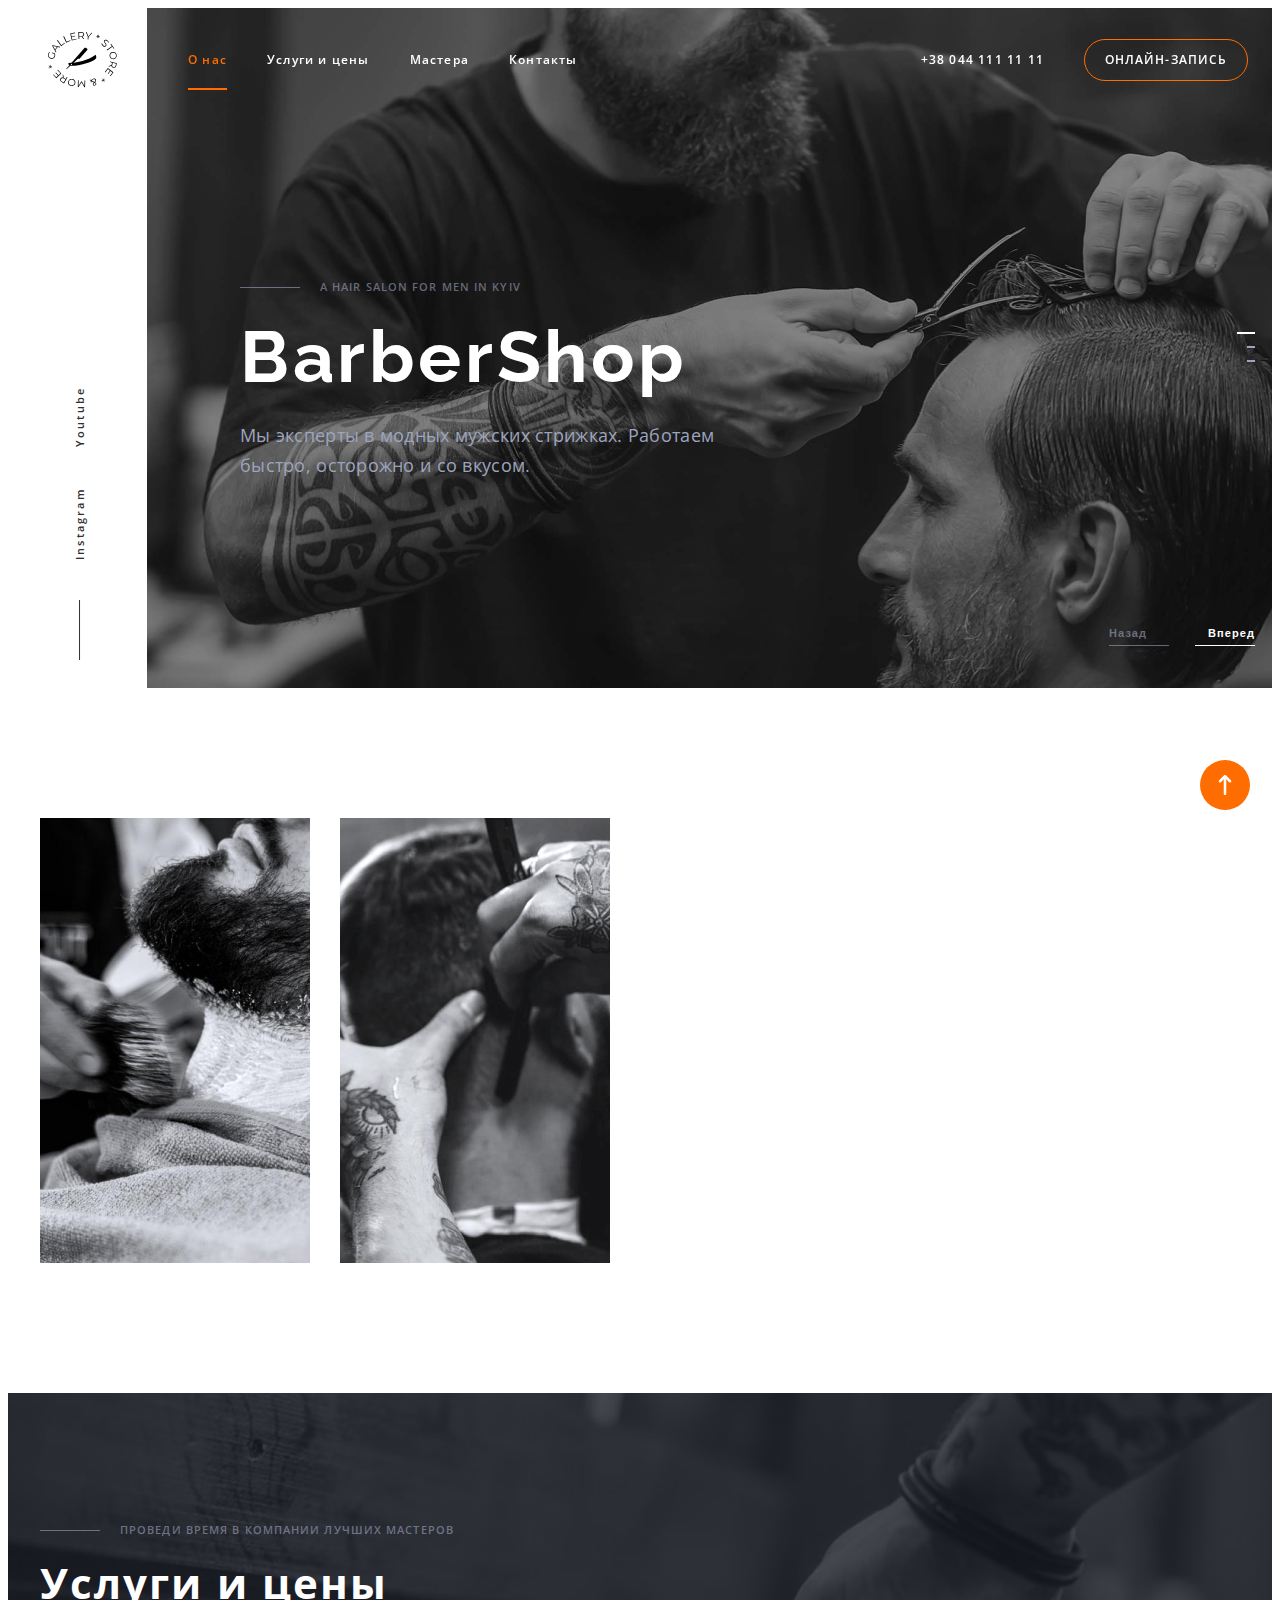
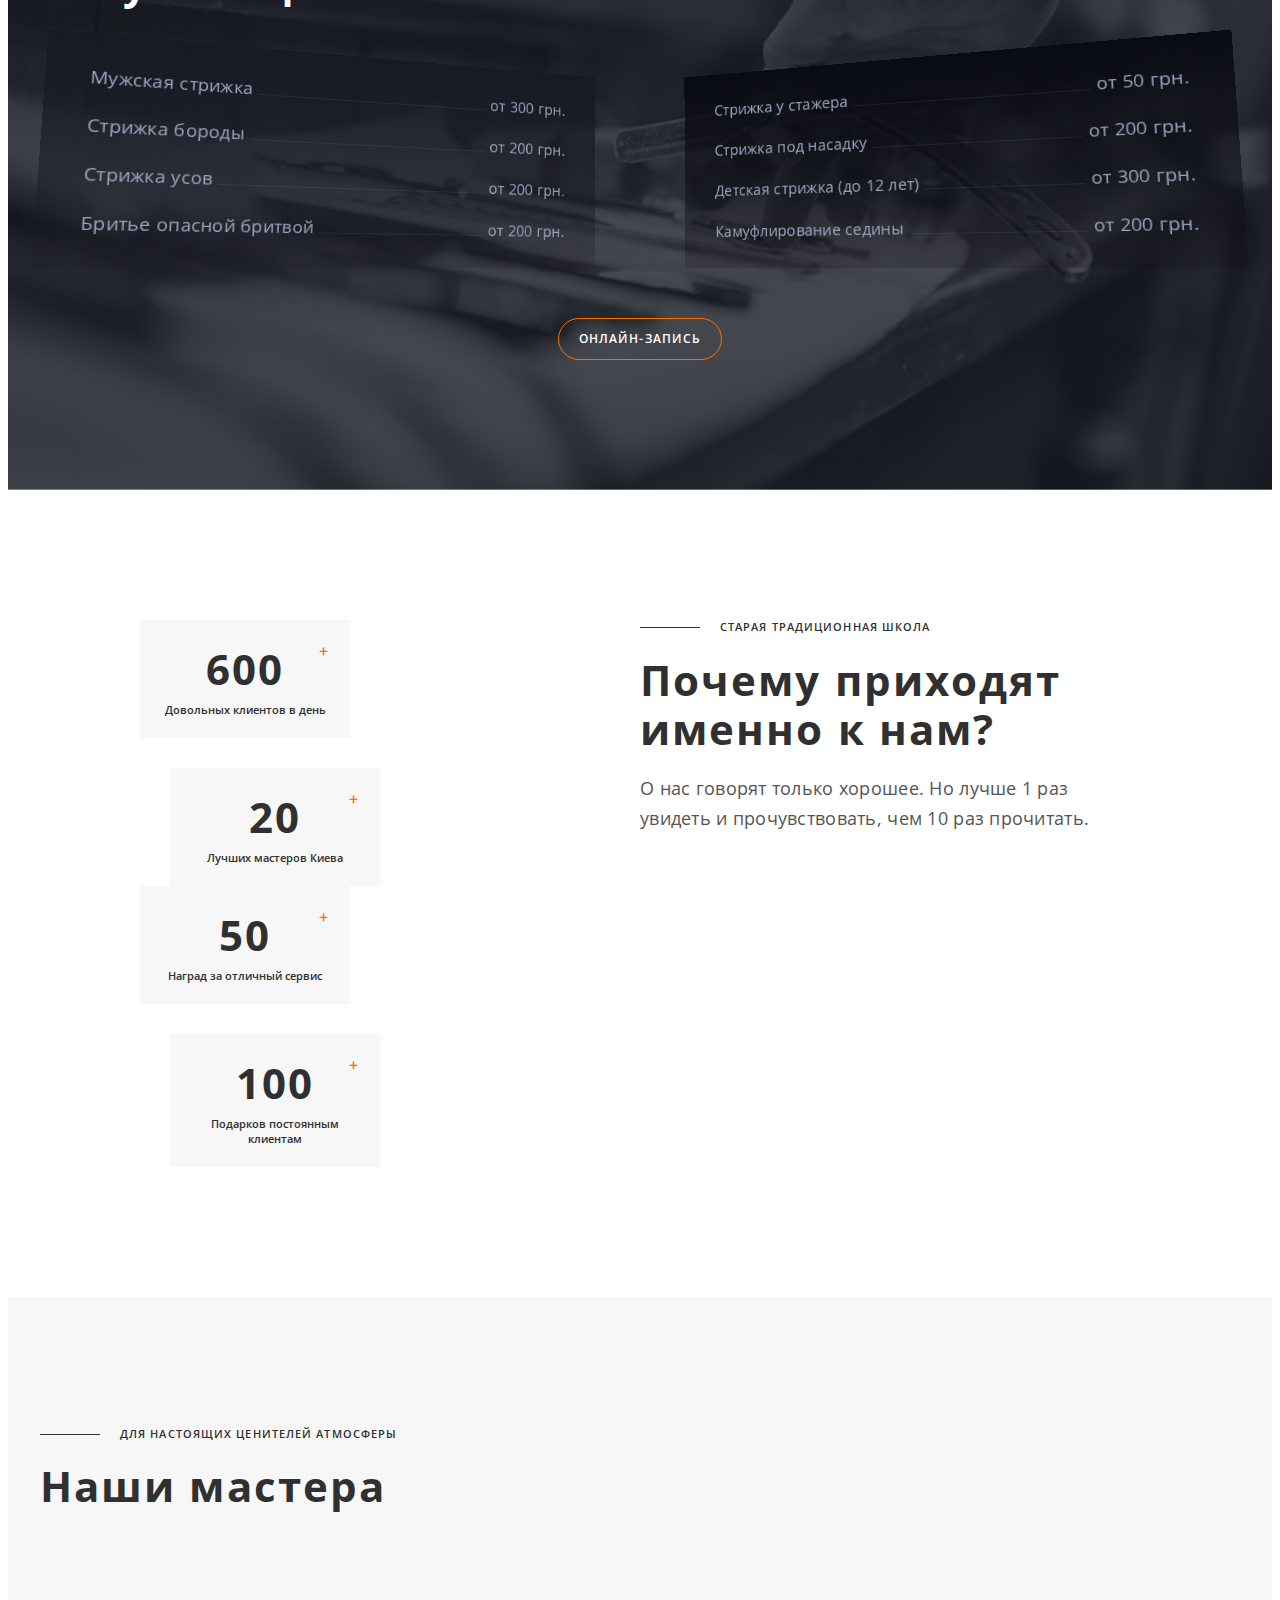
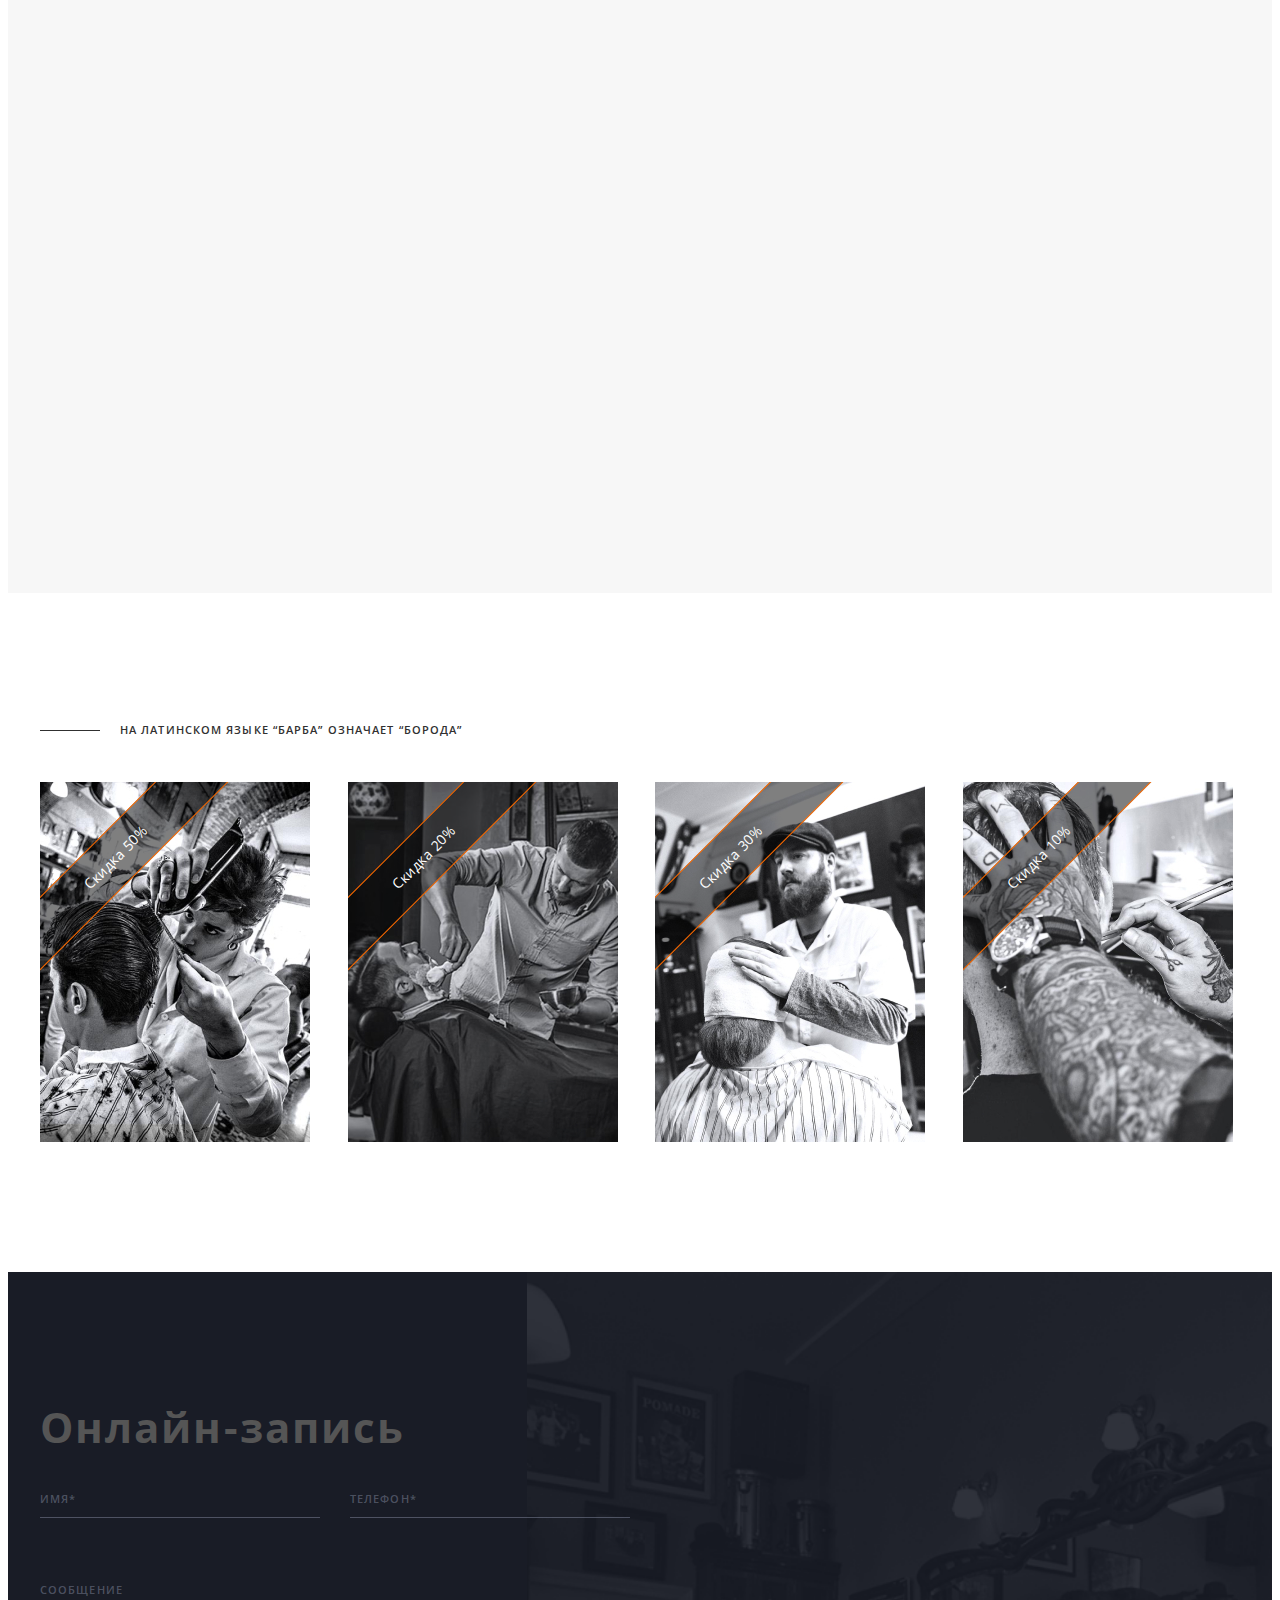
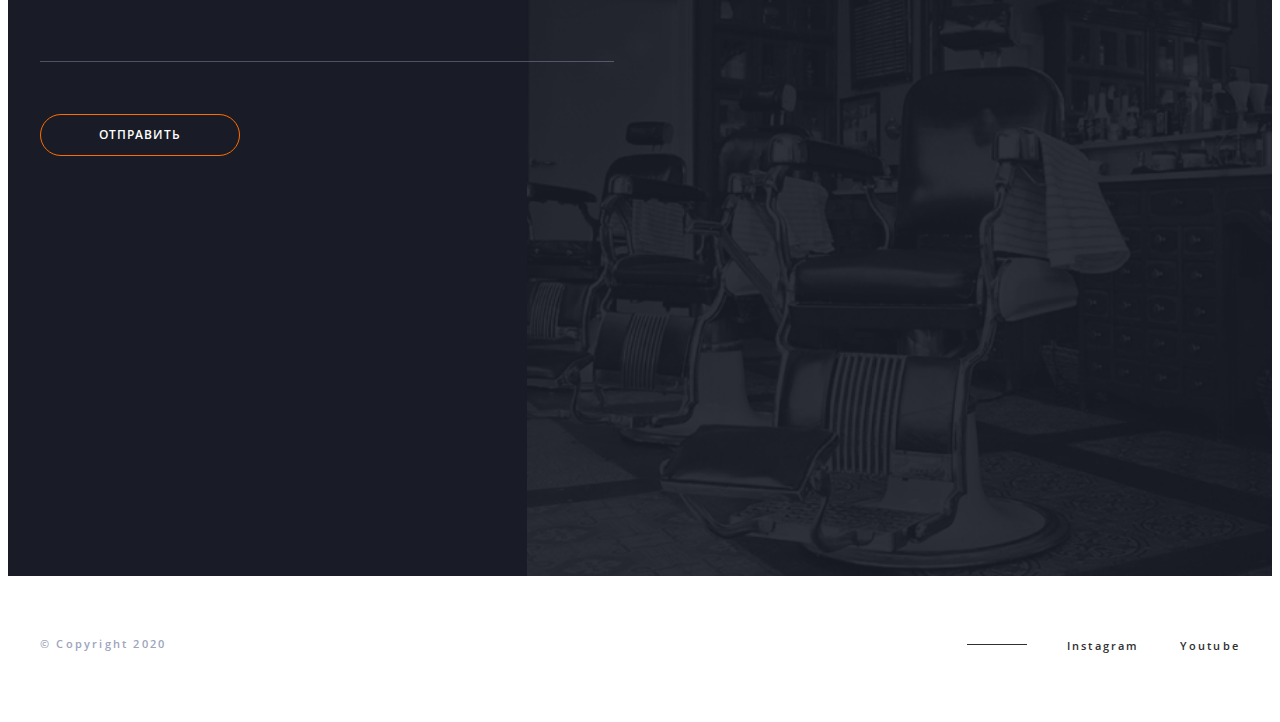
<file: index.html>
<!DOCTYPE html>
<html lang="ru">
  <head>
    <meta charset="UTF-8" />
    <meta http-equiv="X-UA-Compatible" content="IE=edge" />
    <meta name="viewport" content="width=device-width, initial-scale=1.0" />
    <title>Module 07 practice</title>
    <!-- Project fonts -->
    <link rel="preconnect" href="https://fonts.googleapis.com" />
    <link rel="preconnect" href="https://fonts.gstatic.com" crossorigin />
    <link
      href="https://fonts.googleapis.com/css2?family=Open+Sans:wght@400;600;700&family=Raleway:wght@700&display=swap"
      rel="stylesheet"
    />

    <!-- Normalize -->
    <link
      rel="stylesheet"
      href="https://cdnjs.cloudflare.com/ajax/libs/modern-normalize/1.1.0/modern-normalize.min.css"
      integrity="sha512-wpPYUAdjBVSE4KJnH1VR1HeZfpl1ub8YT/NKx4PuQ5NmX2tKuGu6U/JRp5y+Y8XG2tV+wKQpNHVUX03MfMFn9Q=="
      crossorigin="anonymous"
      referrerpolicy="no-referrer"
    />

    <!-- AOS animation -->
    <link href="https://unpkg.com/aos@2.3.1/dist/aos.css" rel="stylesheet" />

    <!-- Custom styles -->
    <link rel="stylesheet" href="./css/main.min.css" />
  </head>
  <body id="body">
    <!-- Шапка сайту -->
    <header class="header" id="header">
      <div class="container header__container">
        <a class="logo" href="./index.html" aria-label="Логотип сайта BarberShop">
          <img
            class="logo__img"
            src="./images/icons/logo.svg"
            alt="Логитип"
            width="69"
            height="56"
          />
        </a>

        <!-- Якорні посилання -->
        <nav class="navigation">
          <ul class="navigation__list list">
            <li class="navigation__item">
              <a class="link navigation__link navigation__link--current" href="#about">О нас</a>
            </li>
            <li class="navigation__item">
              <a class="link navigation__link" href="#price">Услуги и цены</a>
            </li>
            <li class="navigation__item">
              <a class="link navigation__link" href="#team">Мастера</a>
            </li>
            <li class="navigation__item">
              <a class="link navigation__link" href="#contacts">Контакты</a>
            </li>
          </ul>
        </nav>

        <div class="header__gruop">
          <a class="link header__phone" href="tel:380441111111">+38 044 111 11 11</a>
          <button class="btn btn--mode-dark header__btn" type="button" data-modal-open>
            онлайн-запись
          </button>

          <div class="backdrop is-hidden" data-modal>
            <div class="modal-wrapper">
              <button class="modal-btn" data-modal-close>
                <svg
                  xmlns="http://www.w3.org/2000/svg"
                  viewBox="0 0 320 512"
                  width="18"
                  height="18"
                >
                  <path
                    d="M310.6 361.4c12.5 12.5 12.5 32.75 0 45.25C304.4 412.9 296.2 416 288 416s-16.38-3.125-22.62-9.375L160 301.3L54.63 406.6C48.38 412.9 40.19 416 32 416S15.63 412.9 9.375 406.6c-12.5-12.5-12.5-32.75 0-45.25l105.4-105.4L9.375 150.6c-12.5-12.5-12.5-32.75 0-45.25s32.75-12.5 45.25 0L160 210.8l105.4-105.4c12.5-12.5 32.75-12.5 45.25 0s12.5 32.75 0 45.25l-105.4 105.4L310.6 361.4z"
                  />
                </svg>
              </button>

              <strong class="modal-title">Оставьте заявку на стрижку</strong>
              <form class="modal-form">
                <!-- дані відвідувача -->
                <label class="modal-form__group">
                  <span class="modal-form__label">Имя</span>
                  <input
                    class="modal-form__input"
                    type="text"
                    name="user-name"
                    minlength="3"
                    placeholder=" "
                    required
                  />
                  <span class="alert alert--warning">
                    Имя должно состоять минимум из 3 символов
                  </span>
                  <svg class="alert-icon alert-icon--warning" width="18" height="18">
                    <use href="./images/form-sprite.svg#icon-warning"></use>
                  </svg>
                  <span class="alert alert--error"> Вы ввели не корректные данные </span>
                  <svg class="alert-icon alert-icon--error" width="18" height="18">
                    <use href="./images/form-sprite.svg#icon-error"></use>
                  </svg>
                  <svg class="modal-form__icon" width="20" height="20">
                    <use href="./images/form-sprite.svg#icon-user"></use>
                  </svg>
                </label>

                <label class="modal-form__group">
                  <span class="modal-form__label">Телефон</span>
                  <input
                    class="modal-form__input"
                    type="phone"
                    name="user-phone"
                    placeholder=" "
                    required
                  />
                  <span class="alert alert--warning">
                    Введите номер телефона в формате +38 099 123 45 67
                  </span>
                  <svg class="alert-icon alert-icon--warning" width="15" height="15">
                    <use href="./images/form-sprite.svg#icon-warning"></use>
                  </svg>
                  <span class="alert alert--error"> Вы ввели не корректные данные </span>
                  <svg class="alert-icon alert-icon--error" width="15" height="15">
                    <use href="./images/form-sprite.svg#icon-error"></use>
                  </svg>
                  <svg class="modal-form__icon" width="20" height="20">
                    <use href="./images/form-sprite.svg#icon-phone"></use>
                  </svg>
                </label>

                <label class="modal-form__group">
                  <span class="modal-form__label">Почта</span>
                  <input
                    class="modal-form__input"
                    type="mail"
                    name="user-mail"
                    placeholder=" "
                    required
                  />
                  <span class="alert alert--warning">
                    Введите почту в формате example@mail.com
                  </span>
                  <svg class="alert-icon alert-icon--warning" width="15" height="15">
                    <use href="./images/form-sprite.svg#icon-warning"></use>
                  </svg>
                  <span class="alert alert--error"> Вы ввели не корректные данные </span>
                  <svg class="alert-icon alert-icon--error" width="15" height="15">
                    <use href="./images/form-sprite.svg#icon-error"></use>
                  </svg>
                  <svg class="modal-form__icon" width="20" height="20">
                    <use href="./images/form-sprite.svg#icon-mail"></use>
                  </svg>
                </label>

                <!-- варіанти оплати -->
                <p class="modal-form__subtitle">Виберите форму оплаты</p>
                <div class="modal-form__pay-type">
                  <label class="modal-form__pay-group">
                    <input
                      class="modal-form__pay-checkbox visually-hidden"
                      type="radio"
                      name="user-pay"
                      checked
                    />
                    <svg class="modal-form__pay-option" width="50" height="50">
                      <use href="./images/form-sprite.svg#icom-ms-card"></use>
                    </svg>
                  </label>

                  <label class="modal-form__pay-group">
                    <input
                      class="modal-form__pay-checkbox visually-hidden"
                      type="radio"
                      name="user-pay"
                    />
                    <svg class="modal-form__pay-option" width="50" height="50">
                      <use href="./images/form-sprite.svg#icon-visa"></use>
                    </svg>
                  </label>
                </div>

                <!-- політика приватності (чекбокс) -->
                <label class="modal-form__policy-group">
                  <input
                    class="modal-form__checkbox visually-hidden"
                    type="checkbox"
                    tabindex="-1"
                    id="chk1-label"
                    data-modal-checkbox
                    checked
                  />
                  <span
                    class="modal-form__custom-checkbox"
                    tabindex="0"
                    role="checkbox"
                    aria-checked="false"
                    aria-labelledby="chk1-label"
                  >
                    <svg class="modal-form__custom-checkbox-icon" width="18" height="18">
                      <use href="./images/form-sprite.svg#icon-check"></use>
                    </svg>
                  </span>
                  <span class="modal-form__policy-desc"
                    >Соглашаюсь с
                    <a class="modal-form__policy-link" href="">Политикой использования</a>
                    данных</span
                  >
                </label>

                <button
                  class="btn btn--mode-light modal-form__submit-btn"
                  type="submit"
                  disabled="false"
                  data-submit-btn
                >
                  Отправить
                </button>
              </form>
            </div>
          </div>
        </div>
      </div>
    </header>

    <!-- Унікальний контент сайту -->
    <main>
      <!-- Секція Герой -->
      <section class="hero" id="hero">
        <div class="container hero__container">
          <div class="hero__left-side">
            <ul class="hero__list social-links-list list">
              <li class="social-links-item">
                <a
                  class="social-links-item-link link"
                  href="https://www.instagram.com/"
                  target="_blank"
                  rel="noopener noreferrer"
                  >Instagram</a
                >
              </li>
              <li class="social-links-item">
                <a
                  class="social-links-item-link link"
                  href="htts://www.youtube.com"
                  target="_blank"
                  rel="noopener noreferrer"
                  >Youtube</a
                >
              </li>
            </ul>
          </div>
          <div class="hero__group">
            <p class="uppertitle uppertitle--mode-dark" lang="en">A hair salon for men in Kyiv</p>
            <h1 class="main-title" lang="en">BarberShop</h1>
            <p class="subtitle subtitle--mode-dark">
              Мы эксперты в модных мужских стрижках. Работаем быстро, осторожно и со вкусом.
            </p>
          </div>
          <div class="slider">
            <ul class="slider__pagination list">
              <li class="slider__item slider__item--active"></li>
              <li class="slider__item"></li>
              <li class="slider__item"></li>
            </ul>
            <ul class="slider__controls list">
              <li class="slider__item-controls">
                <button class="slider__btn slider__btn--disable" type="button">Назад</button>
              </li>
              <li class="slider__item-controls">
                <button class="slider__btn" type="button">Вперед</button>
              </li>
            </ul>
          </div>
        </div>
      </section>
      <!-- Секція Про нас -->
      <section class="about section" id="about">
        <div class="container about__container">
          <ul class="about-list list">
            <li class="about-list__item">
              <img
                class="about-list__img"
                src="./images/about/img-1.jpg"
                alt="Бритье бороды"
                width="270"
                height="445"
              />
            </li>
            <li class="about-list__item">
              <img
                class="about-list__img"
                src="./images/about/img-2.jpg"
                alt="Бритье опасной бритвой"
                width="270"
                height="445"
              />
            </li>
          </ul>
          <div class="about__group" data-aos="fade-left">
            <p class="uppertitle uppertitle--mode-light">О НАС</p>
            <h2 class="section-title section-title--mode-light">Лучший Барбершоп твоего города</h2>
            <p class="subtitle subtitle--mode-light about__subtitle">
              Если ты хочешь добавить в свой образ больше уверенности – тебе точно к нам.
            </p>
            <p class="description about__description">
              Мы команда, которая никогда не останавливается на достигнутом и жаждет перемен. И
              когда ты попадешь в руки нашего мастера, то уже никогда не сможешь быть прежним. Мы
              команда, которая всегда с клиентами "на одной волне". Поэтому, мы всегда готовы
              усовершенствовать каждого, кто к нам приходит!
            </p>
            <button class="btn btn--mode-light" type="button">онлайн-запись</button>
          </div>
        </div>
      </section>
      <!-- Секція Послуги та ціни -->
      <section class="price section" id="price">
        <div class="container">
          <p class="uppertitle uppertitle--mode-dark">Проведи время в компании лучших мастеров</p>
          <h2 class="section-title section-title--mode-dark">Услуги и цены</h2>
          <ul class="price-list list">
            <li class="price-item">
              <ul class="price-inner-list list">
                <li class="price-inner-item">
                  <span>Мужская стрижка</span> <span>от 300 грн.</span>
                </li>
                <li class="price-inner-item">
                  <span>Стрижка бороды</span> <span>от 200 грн.</span>
                </li>
                <li class="price-inner-item"><span>Стрижка усов</span> <span>от 200 грн.</span></li>
                <li class="price-inner-item">
                  <span>Бритье опасной бритвой</span> <span>от 200 грн.</span>
                </li>
              </ul>
            </li>
            <li class="price-item">
              <ul class="price-inner-list list">
                <li class="price-inner-item">
                  <span>Cтрижка у стажера</span> <span>от 50 грн.</span>
                </li>
                <li class="price-inner-item">
                  <span>Стрижка под насадку</span> <span>от 200 грн.</span>
                </li>
                <li class="price-inner-item">
                  <span>Детская стрижка (до 12 лет)</span> <span>от 300 грн.</span>
                </li>
                <li class="price-inner-item">
                  <span>Камуфлирование седины</span> <span>от 200 грн.</span>
                </li>
              </ul>
            </li>
          </ul>
          <button class="btn btn--mode-dark" type="button">онлайн-запись</button>
        </div>
      </section>
      <!-- Секція Переваги -->
      <section class="benefits section">
        <div class="container benefits-container">
          <ul class="benefits-stat list">
            <li class="benefits-stat-item">
              <p class="benefits-amount">600 <sup class="benefits-amount-decor">+</sup></p>
              <p class="benefits-text">Довольных клиентов в день</p>
            </li>
            <li class="benefits-stat-item">
              <p class="benefits-amount">20 <sup class="benefits-amount-decor">+</sup></p>
              <p class="benefits-text">Лучших мастеров Киева</p>
            </li>
            <li class="benefits-stat-item">
              <p class="benefits-amount">50 <sup class="benefits-amount-decor">+</sup></p>
              <p class="benefits-text">Наград за отличный сервис</p>
            </li>
            <li class="benefits-stat-item">
              <p class="benefits-amount">100<sup class="benefits-amount-decor">+</sup></p>
              <p class="benefits-text">Подарков постоянным клиентам</p>
            </li>
          </ul>
          <div class="benefits-group">
            <p class="uppertitle uppertitle--mode-light">старая традиционная школа</p>
            <h2 class="section-title section-title--mode-light">Почему приходят именно к нам?</h2>
            <p class="subtitle subtitle--mode-light">
              О нас говорят только хорошее. Но лучше 1 раз увидеть и прочувствовать, чем 10 раз
              прочитать.
            </p>
          </div>
        </div>
      </section>
      <!-- Секція Майстри -->
      <section class="team section" id="team">
        <div class="container">
          <p class="uppertitle uppertitle--mode-light">для настоящих ценителей атмосферы</p>
          <h2 class="section-title section-title--mode-light">Наши мастера</h2>
          <ul class="member-list list grid">
            <li class="member-item grid-item" data-aos="zoom-in-up" data-aos-delay="300">
              <img
                class="member-img"
                src="./images/team/member-1.jpg"
                alt="John Smith"
                width="370"
                height="346"
              />
              <div class="member-group">
                <h3 class="member-title" lang="en">John Smith</h3>
                <p class="member-position" lang="en">Extreme Barber</p>
                <ul class="socials list">
                  <li class="socials-item">
                    <a
                      class="socials-link link"
                      href=""
                      target="_blank"
                      rel="noopener noreferrer"
                      aria-label="иконка Instagram"
                    >
                      <svg class="socials-icon" width="20" height="20">
                        <use href="./images/sprite.svg#instagram"></use>
                      </svg>
                    </a>
                  </li>
                  <li class="socials-item">
                    <a
                      class="socials-link link"
                      href=""
                      target="_blank"
                      rel="noopener noreferrer"
                      aria-label="иконка Twitter"
                    >
                      <svg class="socials-icon" width="20" height="20">
                        <use href="./images/sprite.svg#twitter"></use>
                      </svg>
                    </a>
                  </li>
                  <li class="socials-item">
                    <a
                      class="socials-link link"
                      href=""
                      target="_blank"
                      rel="noopener noreferrer"
                      aria-label="иконка Facebook"
                    >
                      <svg class="socials-icon" width="20" height="20">
                        <use href="./images/sprite.svg#facebook"></use>
                      </svg>
                    </a>
                  </li>
                  <li class="socials-item">
                    <a
                      class="socials-link link"
                      href=""
                      target="_blank"
                      rel="noopener noreferrer"
                      aria-label="иконка Linkedin"
                    >
                      <svg class="socials-icon" width="20" height="20">
                        <use href="./images/sprite.svg#linkedin"></use>
                      </svg>
                    </a>
                  </li>
                </ul>
              </div>
            </li>
            <li class="member-item grid-item" data-aos="zoom-in-up" data-aos-delay="600">
              <img
                class="member-img"
                src="./images/team/member-2.jpg"
                alt=""
                width="370"
                height="346"
              />
              <div class="member-group">
                <h3 class="member-title" lang="en">Michele Doe</h3>
                <p class="member-position" lang="en">Extreme Barber</p>
                <ul class="socials list">
                  <li class="socials-item">
                    <a
                      class="socials-link link"
                      href=""
                      target="_blank"
                      rel="noopener noreferrer"
                      aria-label="иконка Instagram"
                    >
                      <svg class="socials-icon" width="20" height="20">
                        <use href="./images/sprite.svg#instagram"></use>
                      </svg>
                    </a>
                  </li>
                  <li class="socials-item">
                    <a
                      class="socials-link link"
                      href=""
                      target="_blank"
                      rel="noopener noreferrer"
                      aria-label="иконка Twitter"
                    >
                      <svg class="socials-icon" width="20" height="20">
                        <use href="./images/sprite.svg#twitter"></use>
                      </svg>
                    </a>
                  </li>
                  <li class="socials-item">
                    <a
                      class="socials-link link"
                      href=""
                      target="_blank"
                      rel="noopener noreferrer"
                      aria-label="иконка Facebook"
                    >
                      <svg class="socials-icon" width="20" height="20">
                        <use href="./images/sprite.svg#facebook"></use>
                      </svg>
                    </a>
                  </li>
                  <li class="socials-item">
                    <a
                      class="socials-link link"
                      href=""
                      target="_blank"
                      rel="noopener noreferrer"
                      aria-label="иконка Linkedin"
                    >
                      <svg class="socials-icon" width="20" height="20">
                        <use href="./images/sprite.svg#linkedin"></use>
                      </svg>
                    </a>
                  </li>
                </ul>
              </div>
            </li>
            <li class="member-item grid-item" data-aos="zoom-in-up" data-aos-delay="900">
              <img
                class="member-img"
                src="./images/team/member-3.jpg"
                alt=""
                width="370"
                height="346"
              />
              <div class="member-group">
                <h3 class="member-title" lang="en">Alan Black</h3>
                <p class="member-position" lang="en">Extreme Barber</p>
                <ul class="socials list">
                  <li class="socials-item">
                    <a
                      class="socials-link link"
                      href=""
                      target="_blank"
                      rel="noopener noreferrer"
                      aria-label="иконка Instagram"
                    >
                      <svg class="socials-icon" width="20" height="20">
                        <use href="./images/sprite.svg#instagram"></use>
                      </svg>
                    </a>
                  </li>
                  <li class="socials-item">
                    <a
                      class="socials-link link"
                      href=""
                      target="_blank"
                      rel="noopener noreferrer"
                      aria-label="иконка Twitter"
                    >
                      <svg class="socials-icon" width="20" height="20">
                        <use href="./images/sprite.svg#twitter"></use>
                      </svg>
                    </a>
                  </li>
                  <li class="socials-item">
                    <a
                      class="socials-link link"
                      href=""
                      target="_blank"
                      rel="noopener noreferrer"
                      aria-label="иконка Facebook"
                    >
                      <svg class="socials-icon" width="20" height="20">
                        <use href="./images/sprite.svg#facebook"></use>
                      </svg>
                    </a>
                  </li>
                  <li class="socials-item">
                    <a
                      class="socials-link link"
                      href=""
                      target="_blank"
                      rel="noopener noreferrer"
                      aria-label="иконка Linkedin"
                    >
                      <svg class="socials-icon" width="20" height="20">
                        <use href="./images/sprite.svg#linkedin"></use>
                      </svg>
                    </a>
                  </li>
                </ul>
              </div>
            </li>
          </ul>
        </div>
      </section>
      <!-- Секція Галерея -->
      <section class="gallery section">
        <div class="container">
          <p class="uppertitle uppertitle--mode-light gallery-uppertitle">
            На латинском языке “барба” означает “борода”
          </p>
          <h2 class="section-title visually-hidden">Галерея работ</h2>
          <ul class="list">
            <li class="item" data-sale="Скидка 50%">
              <img
                class="gallery-img"
                src="./images/gallery/gallery-img-1.jpg"
                alt=""
                width="270"
                height="360"
              />
            </li>
            <li class="item" data-sale="Скидка 20%">
              <img
                class="gallery-img"
                src="./images/gallery/gallery-img-2.jpg"
                alt=""
                width="270"
                height="360"
              />
            </li>
            <li class="item" data-sale="Скидка 30%">
              <img
                class="gallery-img"
                src="./images/gallery/gallery-img-3.jpg"
                alt=""
                width="270"
                height="360"
              />
            </li>
            <li class="item" data-sale="Скидка 10%">
              <img
                class="gallery-img"
                src="./images/gallery/gallery-img-4.jpg"
                alt=""
                width="270"
                height="360"
              />
            </li>
          </ul>
        </div>
      </section>
      <!-- Секція Контакти -->
      <section class="contacts section" id="contacts">
        <div class="container">
          <!-- Контактна форма -->
          <div class="contacts-left-side">
            <h2 class="section-title">Онлайн-запись</h2>
            <form class="contact-form" name="contact-form" action="./js/method.js" method="post">
              <div class="form-wrapper">
                <label class="form-group">
                  <input
                    class="form-input"
                    type="text"
                    id="user-name"
                    name="user-name"
                    placeholder="Сергій"
                  />
                  <span class="form-label">Имя*</span>
                </label>

                <label class="form-group">
                  <input
                    class="form-input"
                    type="text"
                    id="user-phone"
                    name="user-phone"
                    placeholder="+38 099 123 45 67"
                  />
                  <span class="form-label">Телефон*</span>
                </label>
              </div>

              <label class="form-message-group">
                <textarea
                  class="form-message"
                  name="user-message"
                  rows="5"
                  placeholder="Ваш коментарий..."
                ></textarea>
                <span class="form-label">сообщение</span>
              </label>
              <button class="btn btn--mode-dark" type="submit">отправить</button>
            </form>
          </div>
          <!-- Контакти барбершопу -->
          <div class="contacts-right-side"></div>
        </div>
      </section>
    </main>

    <!-- Підвал сайту -->
    <footer class="footer">
      <div class="container">
        <p class="copyright">&#169; Copyright 2020</p>
        <ul class="social-links-list list">
          <li class="social-links-item">
            <a
              class="social-links-item-link link"
              href="https://www.instagram.com/"
              target="_blank"
              rel="noopener noreferrer"
              >Instagram</a
            >
          </li>
          <li class="social-links-item">
            <a
              class="social-links-item-link link"
              href="htts://www.youtube.com"
              target="_blank"
              rel="noopener noreferrer"
              >Youtube</a
            >
          </li>
        </ul>
      </div>
    </footer>

    <!-- <div class="chat-menu">
      <button class="chat-menu-btn"></button>
      <ul class="chat-menu-list list">
        <li class="chat-menu-item" style="--item: 1">
          <a href="">
            <svg class="chat-menu-icon" width="20" height="20">
              <use href="./images/sprite.svg#instagram"></use>
            </svg>
          </a>
        </li>
        <li class="chat-menu-item" style="--item: 2">
          <a href="">
            <svg class="chat-menu-icon" width="20" height="20">
              <use href="./images/sprite.svg#facebook"></use>
            </svg>
          </a>
        </li>
        <li class="chat-menu-item" style="--item: 3">
          <a href="">
            <svg class="chat-menu-icon" width="20" height="20">
              <use href="./images/sprite.svg#twitter"></use>
            </svg>
          </a>
        </li>
      </ul>
    </div> -->

    <a class="scroll-to-top" href="#hero">
      <svg class="arrow-top" width="20" height="20">
        <use href="./images/sprite.svg#arrow-top"></use>
      </svg>
    </a>

    <script src="./js/modal.js"></script>
    <script src="./js/header-scroll.js"></script>
    <!-- AOS aniamtion library -->
    <script src="https://unpkg.com/aos@2.3.1/dist/aos.js"></script>
    <script src="./js/animations.js"></script>
    <script src="./js/agreement.js"></script>
  </body>
</html>
</file>
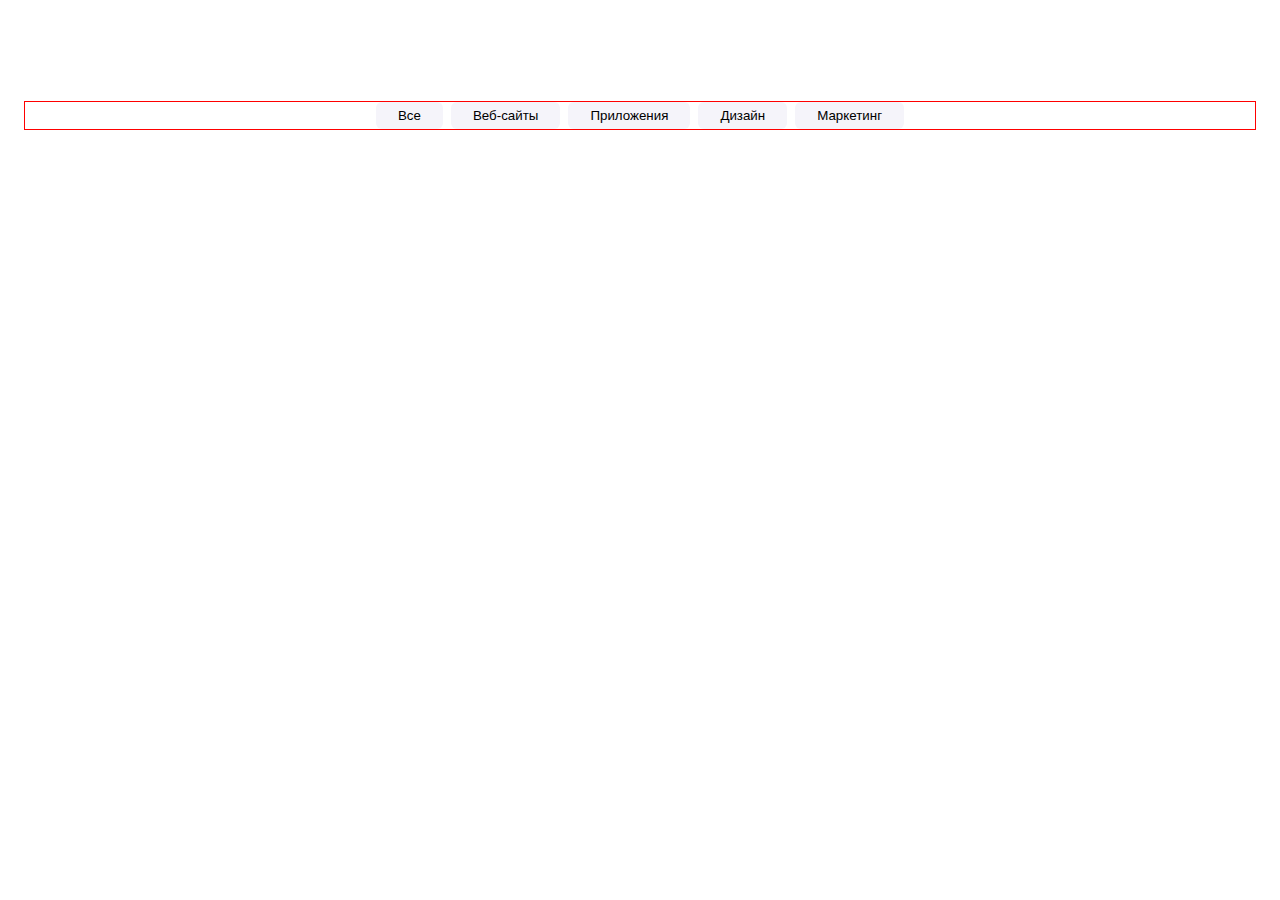
<file: flex.html>
<!DOCTYPE html>
<html lang="en">
  <head>
    <meta http-equiv="Content-Type" content="text/html;charset=UTF-8" />
    <meta name="viewport" content="width=device-width, initial-scale=1.0" />
    <title>Flex-box</title>
    <link
      rel="stylesheet"
      href="https://cdnjs.cloudflare.com/ajax/libs/modern-normalize/1.1.0/modern-normalize.min.css"
      integrity="sha512-wpPYUAdjBVSE4KJnH1VR1HeZfpl1ub8YT/NKx4PuQ5NmX2tKuGu6U/JRp5y+Y8XG2tV+wKQpNHVUX03MfMFn9Q=="
      crossorigin="anonymous"
      referrerpolicy="no-referrer"
    />

    <link rel="stylesheet" href="./css/flex.css" />
  </head>

  <body>
    <!--  <div class="box">
      <div class="inner-box">
        Lorem ipsum dolor sit amet consectetur adipisicing elit. Obcaecati, accusantium.
      </div>
      <div class="inner-box">Lorem ipsum dolor sit amet.</div>
      <div class="inner-box">Lorem ipsum dolor sit amet, consectetur adipisicing.</div>
      <div class="inner-box">Lorem</div>
    </div> -->

    <!-- <div class="box">
      <div class="sidebar"></div>
      <div class="main-content"></div>
    </div> -->

    <section class="portfolio">
      <div class="container">
        <ul class="list">
          <li class="item">
            <button class="filter-btn" type="button">Все</button>
          </li>
          <li class="item">
            <button class="filter-btn" type="button">Веб-сайты</button>
          </li>
          <li class="item">
            <button class="filter-btn" type="button">Приложения</button>
          </li>
          <li class="item">
            <button class="filter-btn" type="button">Дизайн</button>
          </li>
          <li class="item">
            <button class="filter-btn" type="button">Маркетинг</button>
          </li>
        </ul>
      </div>
    </section>
  </body>
</html>
</file>
<file: css/flex.css>
body {
  font-family: sans-serif;
}

.box {
  display: flex;
  /* flex-wrap: wrap; */
  /* justify-content: center;
  align-items: center; */
  /* align-content: flex-start; */

  /**
    |============================
  flex-direction: row;  напрямок основної осі
  flex-wrap: nowrap; перенос елементів на основній осі
  justify-content: flex-start; вирівнювання елементів вздовж основної осі
  align-items: stretch; вирівнювання елементів вздовж допоміжної осі
  align-content: stretch; вирівнювання рядків вздовж допоміжної осі
    |============================
  */

  background-color: blueviolet;
  width: 80vw;
  height: 600px;

  padding: 20px;
  margin: 0 auto;
  margin-top: 100px;
}

.inner-box {
  display: flex;
  justify-content: center;
  align-items: center;

  /* flex-grow: 0; */
  flex-shrink: 0;

  outline: 1px solid red;

  text-align: center;
  color: blueviolet;
  /* line-height: 120px; */

  /* font-size: 2em; */

  /* margin: 20px; */
  width: 120px;
  height: 120px;
  background-color: #fff;
  border-radius: 20px;
}

.inner-box:nth-child(1) {
  background-color: darkblue;
  /* order: 2; */
}

.inner-box:nth-child(2) {
  /* align-self: flex-end; */
  /* order: 1; */
  background-color: tomato;
  /* font-size: 3em; */
}
.inner-box:nth-child(3) {
  /* order: -1; */
  background-color: teal;
}

.sidebar {
  width: 120px;
  height: 100%;
  background-color: #fff;

  border: 10px solid tomato;
  border-radius: 20px;
}

.main-content {
  flex-grow: 1;

  /* width: 200px; */
  height: 100%;
  background-color: #fff;
  border: 10px dotted teal;
  border-radius: 20px;
}

/**
  |============================
  | Porfolio filter buttons
  |============================
*/

ul {
  list-style: none;
  margin: 0;
  padding: 0;
}
.container {
  outline: 1px solid red;
  width: 1200px;
  padding: 0 15px;
  margin: 0 auto;
}

.portfolio {
  padding-top: 94px;
  padding-bottom: 94px;
}

.portfolio .list {
  display: flex;
  align-items: center;
  justify-content: center;
}

.portfolio .item {
  margin-right: 8px;
}
.portfolio .item:last-child {
  margin-right: 0;
}

.filter-btn {
  padding: 6px 22px;
  border: none;
  background-color: #f5f4fa;
  border-radius: 6px;
  cursor: pointer;
}
</file>
<file: css/main.min.css>
:root{--main-font: 'Open Sans', sans-serif;--secondary-font: 'Raleway', sans-serif;--accent-cl: #ff6c00;--main-txt-cl: #555555;--secondary-txt-cl: #ffffff;--main-bg-cl: #ffffff;--secondary-bg-cl: #f7f7f7;--dark-bg-cl: #191c26;--items: 1;--indent: 30px;--slow-anim: 700ms ease;--fast-anim: 400ms ease-in-out}.visually-hidden{position:absolute;white-space:nowrap;width:1px;height:1px;overflow:hidden;border:0;padding:0;clip:rect(0 0 0 0);-webkit-clip-path:inset(50%);clip-path:inset(50%);margin:-1px}html{scroll-behavior:smooth}body{font-family:var(--main-font);font-size:14px;line-height:1.86;letter-spacing:0.02em;color:var(--main-txt-cl)}.section{padding-top:130px;padding-bottom:130px}.uppertitle{margin-bottom:20px;display:-webkit-box;display:-ms-flexbox;display:flex;-webkit-box-align:center;-ms-flex-align:center;align-items:center;font-weight:600;font-size:11px;line-height:1.36;letter-spacing:.1em;text-transform:uppercase}.uppertitle::before{content:'';margin-right:20px;display:block;width:60px;height:1px}.uppertitle--mode-dark{color:rgba(157,164,189,0.6)}.uppertitle--mode-dark:before{background-color:rgba(157,164,189,0.6)}.uppertitle--mode-light{color:#303030}.uppertitle--mode-light:before{background-color:#303030}.section-title{margin-bottom:20px;font-weight:700;font-size:42px;line-height:1.17;letter-spacing:.05em}.section-title--mode-light{color:#303030}.section-title--mode-dark{color:#ffffff}.subtitle{font-weight:400;font-size:18px;line-height:1.67}.subtitle--mode-light{color:#555555}.subtitle--mode-dark{color:#9da4bd}h1,h2,h3,h4,h5,h6,p{margin:0}img{display:block;max-width:100%;height:auto}.link{text-decoration:none;color:currentColor}.list{list-style:none;padding:0;margin:0}.no-scroll{overflow:hidden}.js-no-transparency{-webkit-transition-property:background-color;transition-property:background-color;-webkit-transition-duration:250ms;transition-duration:250ms;-webkit-transition-timing-function:ease;transition-timing-function:ease;background-color:rgba(16,18,27,0.4);-webkit-backdrop-filter:blur(10px);backdrop-filter:blur(10px)}@-webkit-keyframes swing{0%{-webkit-transform:rotate(6deg);transform:rotate(6deg)}4%{-webkit-transform:rotate(-6deg);transform:rotate(-6deg)}8%{-webkit-transform:rotate(3deg);transform:rotate(3deg)}12%{-webkit-transform:rotate(-3deg);transform:rotate(-3deg)}16%{-webkit-transform:rotate(0);transform:rotate(0)}}@keyframes swing{0%{-webkit-transform:rotate(6deg);transform:rotate(6deg)}4%{-webkit-transform:rotate(-6deg);transform:rotate(-6deg)}8%{-webkit-transform:rotate(3deg);transform:rotate(3deg)}12%{-webkit-transform:rotate(-3deg);transform:rotate(-3deg)}16%{-webkit-transform:rotate(0);transform:rotate(0)}}@-webkit-keyframes expand{0%{letter-spacing:-0.6em;opacity:0}50%{opacity:0.6}100%{opacity:1}}@keyframes expand{0%{letter-spacing:-0.6em;opacity:0}50%{opacity:0.6}100%{opacity:1}}@-webkit-keyframes fade-left-to-right{from{-webkit-transform:translateX(-250px);transform:translateX(-250px);opacity:0}to{-webkit-transform:translateX(0);transform:translateX(0);opacity:1}}@keyframes fade-left-to-right{from{-webkit-transform:translateX(-250px);transform:translateX(-250px);opacity:0}to{-webkit-transform:translateX(0);transform:translateX(0);opacity:1}}@-webkit-keyframes fade-bottom-to-top{from{-webkit-transform:translatey(150px);transform:translatey(150px);opacity:0}to{-webkit-transform:translateX(0);transform:translateX(0);opacity:1}}@keyframes fade-bottom-to-top{from{-webkit-transform:translatey(150px);transform:translatey(150px);opacity:0}to{-webkit-transform:translateX(0);transform:translateX(0);opacity:1}}@-webkit-keyframes slide-top{from{-webkit-transform:translateY(-5px);transform:translateY(-5px)}to{-webkit-transform:translateY(5px);transform:translateY(5px)}}@keyframes slide-top{from{-webkit-transform:translateY(-5px);transform:translateY(-5px)}to{-webkit-transform:translateY(5px);transform:translateY(5px)}}.container{width:1200px;padding-left:15px;padding-right:15px;margin-left:auto;margin-right:auto}.grid{display:-webkit-box;display:-ms-flexbox;display:flex;-ms-flex-wrap:wrap;flex-wrap:wrap;gap:var(--indent)}.grid-item{-ms-flex-preferred-size:calc((100% - var(--indent) * (var(--items) - 1)) / var(--items));flex-basis:calc((100% - var(--indent) * (var(--items) - 1)) / var(--items))}.btn{padding:12px 20px;max-width:200px;min-width:160px;min-height:40px;font-family:inherit;font-weight:600;font-size:12px;line-height:1.33;letter-spacing:0.09em;text-transform:uppercase;border:1px solid var(--accent-cl);border-radius:25px;background-color:transparent;cursor:pointer;-webkit-transition:background-color var(--fast-anim);transition:background-color var(--fast-anim)}.btn:hover,.btn:focus{color:#ffffff;background-color:var(--accent-cl)}.btn--mode-light{color:#303030}.btn--mode-dark{color:#ffffff}.socials{display:-webkit-box;display:-ms-flexbox;display:flex;-webkit-box-pack:center;-ms-flex-pack:center;justify-content:center;-webkit-box-align:center;-ms-flex-align:center;align-items:center}.socials-item:not(:last-child){margin-right:10px}.socials-link{display:-webkit-box;display:-ms-flexbox;display:flex;-webkit-box-align:center;-ms-flex-align:center;align-items:center;-webkit-box-pack:center;-ms-flex-pack:center;justify-content:center;width:44px;height:44px;background-color:#ffffff;color:#303030;border-radius:50%;-webkit-transition:color var(--fast-anim);transition:color var(--fast-anim)}.socials-link:hover,.socials-link:focus{color:#ff6c00}.socials-icon{fill:currentColor}.social-links-list:before{content:'';display:block;width:60px;height:1px;margin-right:40px;background-color:#303030}.social-links-item{margin-right:40px}.social-links-item:last-child{margin-right:0}.social-links-item-link{font-weight:600;font-size:11px;line-height:1.36;letter-spacing:0.2em;color:#303030;-webkit-transition:color var(--fast-anim);transition:color var(--fast-anim)}.social-links-item-link:hover,.social-links-item-link:focus{color:var(--accent-cl)}.slider__controls{position:absolute;right:0;bottom:40px;display:-webkit-box;display:-ms-flexbox;display:flex;-webkit-box-align:center;-ms-flex-align:center;align-items:center}.slider__item-controls{margin-right:26px}.slider__item-controls:last-child{margin-right:0}.slider__btn{width:60px;height:24px;padding:0;font-weight:600;font-size:11px;line-height:1.36;text-align:right;letter-spacing:0.1em;color:#ffffff;background-color:transparent;border:none;border-bottom:1px solid var(--secondary-txt-cl);cursor:pointer}.slider__btn--disable{text-align:left;color:rgba(157,164,189,0.6);border-color:rgba(157,164,189,0.6)}.slider__pagination{position:absolute;top:50%;right:0;-webkit-transform:translateY(-50%);transform:translateY(-50%);-webkit-box-orient:vertical;-webkit-box-direction:normal;-ms-flex-direction:column;flex-direction:column;width:18px}.slider__item{margin-left:auto;margin-bottom:12px;width:8px;height:2px;background-color:#9da4bd}.slider__item:last-child{margin-bottom:0}.slider__item--active{width:100%;background-color:#fff}.scroll-to-top{position:fixed;bottom:90px;right:30px;display:-webkit-box;display:-ms-flexbox;display:flex;-webkit-box-align:center;-ms-flex-align:center;align-items:center;-webkit-box-pack:center;-ms-flex-pack:center;justify-content:center;width:50px;height:50px;background-color:#ff6c00;border:none;border-radius:50%;cursor:pointer;-webkit-animation:slide-top 1s linear 2s infinite alternate both;animation:slide-top 1s linear 2s infinite alternate both}.arrow-top{fill:#fff}.chat-menu{position:fixed;right:30px;bottom:90px}.chat-menu-btn{position:relative;width:50px;height:50px;border-radius:50%;background-image:url(https://gist.githubusercontent.com/yazdipour/91dea3fdf97dba702ed89a6a1b9a98a7/raw/8c4870d4fda64c6f8dbf9d12d579d1ad66c3f360/rainbowcat.gif);background-position:center;background-size:contain;background-repeat:no-repeat;cursor:pointer;z-index:10}.chat-menu-list{position:absolute;top:2px;left:50%;-webkit-transform:translateX(-50%);transform:translateX(-50%)}.chat-menu-item{position:absolute;top:0;left:50%;-webkit-transform:translateX(-50%);transform:translateX(-50%)}.chat-menu-btn:hover ~ .chat-menu-list .chat-menu-item{-webkit-transform:translateY(calc(var(--item) * -30px)) translateX(-50%);transform:translateY(calc(var(--item) * -30px)) translateX(-50%)}.chat-menu-icon{fill:#ff6c00}.backdrop{position:fixed;top:0;left:0;width:100%;height:100%;background-color:rgba(0,0,0,0.3);-webkit-transition:opacity var(--fast-anim),visibility var(--fast-anim);transition:opacity var(--fast-anim),visibility var(--fast-anim)}.backdrop.is-hidden{opacity:0;visibility:hidden;pointer-events:none}.modal-wrapper{position:absolute;top:50%;left:50%;width:500px;padding:25px;background-color:#fff;border-radius:10px;-webkit-transition:opacity 300ms ease-in-out 200ms, -webkit-transform 300ms ease-in-out 200ms;transition:opacity 300ms ease-in-out 200ms, -webkit-transform 300ms ease-in-out 200ms;transition:transform 300ms ease-in-out 200ms, opacity 300ms ease-in-out 200ms;transition:transform 300ms ease-in-out 200ms, opacity 300ms ease-in-out 200ms, -webkit-transform 300ms ease-in-out 200ms}.backdrop.is-hidden .modal-wrapper{-webkit-transform:translate(-50%, -50%) scale(0.4);transform:translate(-50%, -50%) scale(0.4);opacity:0}.backdrop .modal-wrapper{-webkit-transform:translate(-50%, -50%) scale(1);transform:translate(-50%, -50%) scale(1);opacity:1}.modal-btn{position:absolute;top:10px;right:10px;display:-webkit-box;display:-ms-flexbox;display:flex;-webkit-box-align:center;-ms-flex-align:center;align-items:center;-webkit-box-pack:center;-ms-flex-pack:center;justify-content:center;width:30px;height:30px;padding:0;border:1px solid #ff6c00;border-radius:50%;background-color:transparent;cursor:pointer}.modal-title{display:block;font-size:20px;text-transform:uppercase;text-align:center;margin-bottom:25px}.modal-form__group{position:relative;display:block;margin-bottom:20px}.modal-form__label{position:relative;display:inline-block;font-size:14px}.modal-form__label:before{content:'\002A';position:absolute;top:0;right:-12px;color:#e22f37}.modal-form__input{width:100%;padding:12px 40px;border-radius:5px;border:1px solid #191c26;outline:transparent}.modal-form__input:invalid:not(:placeholder-shown){border-color:#e22f37}.modal-form__input:valid:not(:placeholder-shown){border-color:#69e883}.modal-form__icon{position:absolute;bottom:12px;left:10px;fill:#303030;-webkit-transition:fill 400ms ease-in-out;transition:fill 400ms ease-in-out}.modal-form__input:focus ~ .modal-form__icon{fill:#ffc039}.modal-form__input:valid:not(:placeholder-shown) ~ .modal-form__icon{fill:#69e883}.modal-form__input:invalid:not(:placeholder-shown) ~ .modal-form__icon{fill:#e22f37}.alert{position:absolute;bottom:-22px;left:10px;width:90%;display:-webkit-box;display:-ms-flexbox;display:flex;-webkit-box-align:center;-ms-flex-align:center;align-items:center;-webkit-box-pack:center;-ms-flex-pack:center;justify-content:center;font-size:10px;letter-spacing:-0.6em;opacity:0;-webkit-transition:400ms ease-out 100ms;transition:400ms ease-out 100ms}.alert--error{color:#e22f37}.alert--warning{color:#ffc039}.alert-icon{position:absolute;right:10px;bottom:12px;display:-webkit-inline-box;display:-ms-inline-flexbox;display:inline-flex;fill:currentColor;opacity:0;-webkit-transform:scale(0.3);transform:scale(0.3);-webkit-transition:opacity 300ms ease-in-out 100ms, -webkit-transform 300ms ease-in-out 100ms;transition:opacity 300ms ease-in-out 100ms, -webkit-transform 300ms ease-in-out 100ms;transition:opacity 300ms ease-in-out 100ms, transform 300ms ease-in-out 100ms;transition:opacity 300ms ease-in-out 100ms, transform 300ms ease-in-out 100ms, -webkit-transform 300ms ease-in-out 100ms}.alert-icon--warning{fill:#ffc039}.alert-icon--error{fill:#e22f37}.modal-form__input:focus ~ .alert--warning,.modal-form__input:focus ~ .alert-icon--warning{letter-spacing:0.01em;opacity:1;-webkit-transform:scale(1);transform:scale(1)}.modal-form__input:not(:placeholder-shown) ~ .alert--warning,.modal-form__input:not(:placeholder-shown) ~ .alert-icon--warning{opacity:0}.modal-form__input:invalid:not(:placeholder-shown) ~ .alert--error,.modal-form__input:invalid:not(:placeholder-shown) ~ .alert-icon--error{letter-spacing:0.01em;opacity:1;-webkit-transform:scale(1);transform:scale(1)}.modal-form__policy-group{display:-webkit-box;display:-ms-flexbox;display:flex;-webkit-box-align:center;-ms-flex-align:center;align-items:center;-webkit-box-pack:center;-ms-flex-pack:center;justify-content:center;margin-bottom:35px}.modal-form__custom-checkbox{width:20px;height:20px;margin-right:10px;display:-webkit-box;display:-ms-flexbox;display:flex;-webkit-box-align:center;-ms-flex-align:center;align-items:center;-webkit-box-pack:center;-ms-flex-pack:center;justify-content:center;border-radius:4px;outline:2px solid #ff6c00;outline-offset:-2px;-webkit-transition:background-color 300ms ease-in;transition:background-color 300ms ease-in}.modal-form__checkbox:checked+.modal-form__custom-checkbox{background-color:#ff6c00}.modal-form__custom-checkbox-icon{fill:#ffffff;opacity:0;-webkit-transition:opacity 300ms ease-in;transition:opacity 300ms ease-in}.modal-form__checkbox:checked+.modal-form__custom-checkbox .modal-form__custom-checkbox-icon{opacity:1}.modal-form__policy-desc{font-size:16px}.modal-form__policy-link{color:#ff6c00}.modal-form__pay-type{display:-webkit-box;display:-ms-flexbox;display:flex;-webkit-box-align:center;-ms-flex-align:center;align-items:center;margin-bottom:20px}.modal-form__pay-group:not(:last-child){margin-right:20px}.modal-form__pay-option{fill:#ff6c00;-webkit-filter:grayscale(1);filter:grayscale(1);-webkit-transition:-webkit-filter 400ms ease-in-out;transition:-webkit-filter 400ms ease-in-out;transition:filter 400ms ease-in-out;transition:filter 400ms ease-in-out, -webkit-filter 400ms ease-in-out}.modal-form__pay-checkbox:checked+.modal-form__pay-option{-webkit-filter:grayscale(0);filter:grayscale(0)}.modal-form__submit-btn{display:block;margin:0 auto}.contacts-left-side{width:570px}.contact-form{display:-webkit-box;display:-ms-flexbox;display:flex;-webkit-box-orient:vertical;-webkit-box-direction:normal;-ms-flex-direction:column;flex-direction:column}.form-wrapper{display:-webkit-box;display:-ms-flexbox;display:flex;-webkit-box-align:center;-ms-flex-align:center;align-items:center;margin-bottom:44px}.form-wrapper .form-group{position:relative;padding-top:20px}.form-wrapper .form-group:not(:last-child){margin-right:30px}.form-label{position:absolute;top:0;left:0;display:block;font-weight:600;font-size:11px;line-height:15px;letter-spacing:0.1em;text-transform:uppercase;color:rgba(157,164,189,0.4);-webkit-transform:translateY(20px);transform:translateY(20px);-webkit-transition:-webkit-transform 400ms ease;transition:-webkit-transform 400ms ease;transition:transform 400ms ease;transition:transform 400ms ease, -webkit-transform 400ms ease}.form-input:focus+.form-label,.form-input:not(:placeholder-shown)+.form-label{color:#ffffff;-webkit-transform:translateY(0);transform:translateY(0)}.form-input{width:270px;padding:5px;color:#fff;outline:transparent;background-color:transparent;border:none;border-bottom:1px solid rgba(157,164,189,0.4);-webkit-transition:border-color 400ms ease;transition:border-color 400ms ease}.form-input::-webkit-input-placeholder{opacity:0;-webkit-transition:opacity 400ms ease;transition:opacity 400ms ease}.form-input:-ms-input-placeholder{opacity:0;-webkit-transition:opacity 400ms ease;transition:opacity 400ms ease}.form-input::-ms-input-placeholder{opacity:0;-webkit-transition:opacity 400ms ease;transition:opacity 400ms ease}.form-input::placeholder{opacity:0;-webkit-transition:opacity 400ms ease;transition:opacity 400ms ease}.form-input:focus::-webkit-input-placeholder{opacity:1}.form-input:focus:-ms-input-placeholder{opacity:1}.form-input:focus::-ms-input-placeholder{opacity:1}.form-input:focus::placeholder{opacity:1}.form-input:focus,.form-input:not(:placeholder-shown){border-bottom:1px solid #fff}.form-message{width:100%;color:#fff;background-color:transparent;border:none;border-bottom:1px solid rgba(157,164,189,0.4);outline:transparent;resize:none;-webkit-transition:border-color 400ms ease;transition:border-color 400ms ease}.form-message:focus,.form-message:not(:placeholder-shown){border-bottom:1px solid #fff}.form-message::-webkit-input-placeholder{opacity:0}.form-message:-ms-input-placeholder{opacity:0}.form-message::-ms-input-placeholder{opacity:0}.form-message::placeholder{opacity:0}.form-message-group{position:relative;padding-top:20px;width:100%;margin-bottom:44px}.form-message:focus+.form-label,.form-message:not(:placeholder-shown)+.form-label{color:#ffffff;-webkit-transform:translateY(0);transform:translateY(0)}.header{position:fixed;top:0;width:100vw;z-index:10}.header__container{display:-webkit-box;display:-ms-flexbox;display:flex;-webkit-box-align:center;-ms-flex-align:center;align-items:center}.logo{margin-right:71px}.navigation__list{display:-webkit-box;display:-ms-flexbox;display:flex;-webkit-box-align:center;-ms-flex-align:center;align-items:center}.navigation__item{margin-right:40px}.navigation__item:last-child{margin-right:0}.navigation__link{position:relative;display:block;padding-top:52px;padding-bottom:52px;font-weight:600;font-size:12px;line-height:1.33;letter-spacing:0.1em;color:var(--secondary-txt-cl);-webkit-transition:color var(--fast-anim);transition:color var(--fast-anim)}.navigation__link:hover,.navigation__link:focus{color:var(--accent-cl)}.navigation__link--current{color:#ff6c00}.navigation__link--current::after{position:absolute;bottom:30px;left:0;content:'';display:block;width:100%;height:2px;background-color:#ff6c00}.header__gruop{display:-webkit-box;display:-ms-flexbox;display:flex;-webkit-box-align:center;-ms-flex-align:center;align-items:center;margin-left:auto}.header__phone{display:block;padding-top:52px;padding-bottom:52px;margin-right:40px;font-weight:600;font-size:12px;line-height:1.33;letter-spacing:0.1em;color:var(--secondary-txt-cl);-webkit-transition:color var(--fast-anim);transition:color var(--fast-anim)}.header__phone:hover,.header__phone:focus{color:var(--accent-cl)}.header__btn{-webkit-animation:swing 6s ease-in-out infinite forwards;animation:swing 6s ease-in-out infinite forwards}.hero{max-width:1280px;min-height:680px;margin:0 auto;background-color:#191c26;background-image:url(../images/hero/hero-bg.jpg),-webkit-gradient(linear, left top, right top, color-stop(12%, #fff), color-stop(12%, #191c26));background-image:url(../images/hero/hero-bg.jpg),linear-gradient(to right, #fff 12%, #191c26 12%);background-size:1125px 680px, contain;background-position:top right, center;background-repeat:no-repeat}.hero__container{position:relative;display:-webkit-box;display:-ms-flexbox;display:flex}.hero__left-side{display:-webkit-box;display:-ms-flexbox;display:flex;-webkit-box-align:end;-ms-flex-align:end;align-items:flex-end;width:100px}.hero__list{display:-webkit-box;display:-ms-flexbox;display:flex;-webkit-box-align:center;-ms-flex-align:center;align-items:center;-webkit-transform:rotate(-90deg) translateY(100%);transform:rotate(-90deg) translateY(100%);-webkit-transform-origin:left top;transform-origin:left top}.hero__group{-webkit-box-flex:1;-ms-flex-positive:1;flex-grow:1;margin-left:100px;margin-top:272px;margin-bottom:206px}.hero .uppertitle{-webkit-animation:expand 0.6s ease-in;animation:expand 0.6s ease-in}.hero .main-title{margin-bottom:20px;font-family:var(--secondary-font);font-weight:700;font-size:72px;line-height:1.18;letter-spacing:0.05em;color:#ffffff;-webkit-animation:fade-left-to-right 1s ease-out;animation:fade-left-to-right 1s ease-out}.hero .subtitle{width:476px;-webkit-animation:fade-bottom-to-top 2s ease;animation:fade-bottom-to-top 2s ease}.about__container{display:-webkit-box;display:-ms-flexbox;display:flex}.about-list{display:-webkit-box;display:-ms-flexbox;display:flex;margin-right:64px}.about-list__item{margin-right:30px;overflow:hidden}.about-list__item:last-child{margin-right:0}.about-list__img{-webkit-transition:-webkit-transform var(--slow-anim);transition:-webkit-transform var(--slow-anim);transition:transform var(--slow-anim);transition:transform var(--slow-anim), -webkit-transform var(--slow-anim)}.about-list__item:hover .about-list__img{-webkit-transform:scale(1.15);transform:scale(1.15)}.about__group{width:500px}.about__subtitle{margin-bottom:20px}.about__description{margin-bottom:40px}.price{max-width:1280px;margin-left:auto;margin-right:auto;background-image:url(../images/price/bg-price.png),-webkit-gradient(linear, left top, left bottom, from(#191c26), to(#191c26));background-image:url(../images/price/bg-price.png),linear-gradient(to bottom, #191c26, #191c26);background-repeat:no-repeat;background-position:center;background-size:cover}.price-list{-webkit-perspective:1000px;perspective:1000px;margin-bottom:50px;display:-webkit-box;display:-ms-flexbox;display:flex}.price-item{-ms-flex-preferred-size:50%;flex-basis:50%;-webkit-transition:-webkit-transform var(--slow-anim);transition:-webkit-transform var(--slow-anim);transition:transform var(--slow-anim);transition:transform var(--slow-anim), -webkit-transform var(--slow-anim)}.price-item:first-child{background-image:-webkit-gradient(linear, left top, left bottom, from(#171a24), to(rgba(23,26,36,0.2)));background-image:linear-gradient(180deg, #171a24 0%, rgba(23,26,36,0.2) 100%);-webkit-transform-origin:left;transform-origin:left;-webkit-transform:rotateX(7deg) rotateY(25deg);transform:rotateX(7deg) rotateY(25deg)}.price-item:first-child:hover{-webkit-transform:rotateX(0deg) rotateY(5deg);transform:rotateX(0deg) rotateY(5deg)}.price-item:last-child{background-image:-webkit-gradient(linear, left top, left bottom, from(#090b13), to(rgba(9,11,19,0.2)));background-image:linear-gradient(180deg, #090b13 0%, rgba(9,11,19,0.2) 100%);-webkit-transform-origin:right;transform-origin:right;-webkit-transform:rotateX(7deg) rotateY(-25deg);transform:rotateX(7deg) rotateY(-25deg)}.price-item:last-child:hover{-webkit-transform:rotateX(7deg) rotateY(-5deg);transform:rotateX(7deg) rotateY(-5deg)}.price-inner-list{padding:30px 40px;font-size:18px;line-height:1.67;color:#9da4bd}.price-inner-item{display:-webkit-box;display:-ms-flexbox;display:flex;-webkit-box-align:baseline;-ms-flex-align:baseline;align-items:baseline}.price-inner-item:not(:last-child){margin-bottom:20px}.price-inner-item span:last-of-type{-webkit-box-ordinal-group:3;-ms-flex-order:2;order:2}.price-inner-item::after{content:'';-webkit-box-flex:1;-ms-flex-positive:1;flex-grow:1;-webkit-box-ordinal-group:2;-ms-flex-order:1;order:1;height:1px;margin-left:6px;margin-right:6px;background-color:rgba(157,164,189,0.12)}.price .btn{display:block;margin-left:auto;margin-right:auto}.benefits-container{display:-webkit-box;display:-ms-flexbox;display:flex;-webkit-box-pack:center;-ms-flex-pack:center;justify-content:center}.benefits-stat{width:370px;display:-webkit-box;display:-ms-flexbox;display:flex;-ms-flex-wrap:wrap;flex-wrap:wrap;-webkit-box-align:start;-ms-flex-align:start;align-items:flex-start}.benefits-stat-item{width:170px;padding:20px;background-color:#f7f7f7}.benefits-stat-item:nth-child(2n){margin-left:30px;margin-top:30px}.benefits-amount{position:relative;margin-bottom:6px;font-weight:700;font-size:42px;line-height:1.36;text-align:center;letter-spacing:0.05em;color:#303030}.benefits-amount-decor{position:absolute;top:0;right:0;font-weight:600;font-size:16px;line-height:1.38;text-align:center;color:#ff6c00}.benefits-text{font-weight:600;font-size:11px;line-height:1.36;letter-spacing:normal;text-align:center;color:#303030}.benefits-group{width:500px;margin-left:130px}.team{background-color:#f7f7f7}.team .uppertitle{font-weight:600;font-size:11px;line-height:1.36;letter-spacing:0.1em;text-transform:uppercase;color:#303030}.team .section-title{font-weight:700;font-size:42px;line-height:1.16;letter-spacing:0.05em;color:#303030}.member-item{--items: 3}.member-group{padding-top:30px;padding-bottom:30px}.member-title{margin-bottom:8px;font-size:18px;line-height:1.39;text-align:center;color:#303030}.member-position{margin-bottom:30px;font-size:14px;line-height:1.36;text-align:center;color:#ff6c00}.gallery-uppertitle{margin-bottom:44px}.gallery .list{display:-webkit-box;display:-ms-flexbox;display:flex;-ms-flex-wrap:wrap;flex-wrap:wrap;margin:-15px}.gallery .item{position:relative;overflow:hidden;margin:15px;-ms-flex-preferred-size:calc((100% - 120px) / 4);flex-basis:calc((100% - 120px) / 4)}.gallery .item::before{position:absolute;top:0;left:0;-webkit-transform:rotate(-45deg) translate(-80px, -10px);transform:rotate(-45deg) translate(-80px, -10px);content:attr(data-sale);display:-webkit-box;display:-ms-flexbox;display:flex;-webkit-box-align:center;-ms-flex-align:center;align-items:center;-webkit-box-pack:center;-ms-flex-pack:center;justify-content:center;width:100%;height:50px;color:#fff;background-color:rgba(0,0,0,0.5);border:1px solid #ff6c00}.contacts{max-width:1280px;height:644px;margin:0 auto;background-color:var(--dark-bg-cl);background-image:url(../images/contacts/bg-contacts.png);background-size:contain;background-repeat:no-repeat;background-position:top left calc(50% + 325px)}.footer{padding-top:56px;padding-bottom:56px}.footer .container{display:-webkit-box;display:-ms-flexbox;display:flex;-webkit-box-align:center;-ms-flex-align:center;align-items:center}.footer .copyright{font-weight:600;font-size:11px;line-height:1.36;letter-spacing:0.2em;color:#9da4bd}.footer .list{display:-webkit-box;display:-ms-flexbox;display:flex;-webkit-box-align:center;-ms-flex-align:center;align-items:center;margin-left:auto}.footer .item:not(:last-child){margin-right:40px}.footer .link{font-weight:600;font-size:11px;line-height:1.36;letter-spacing:0.2em;color:#303030}.footer .link:hover,.footer .link:focus{color:var(--accent-cl)}
/*# sourceMappingURL=main.min.css.map */
</file>
